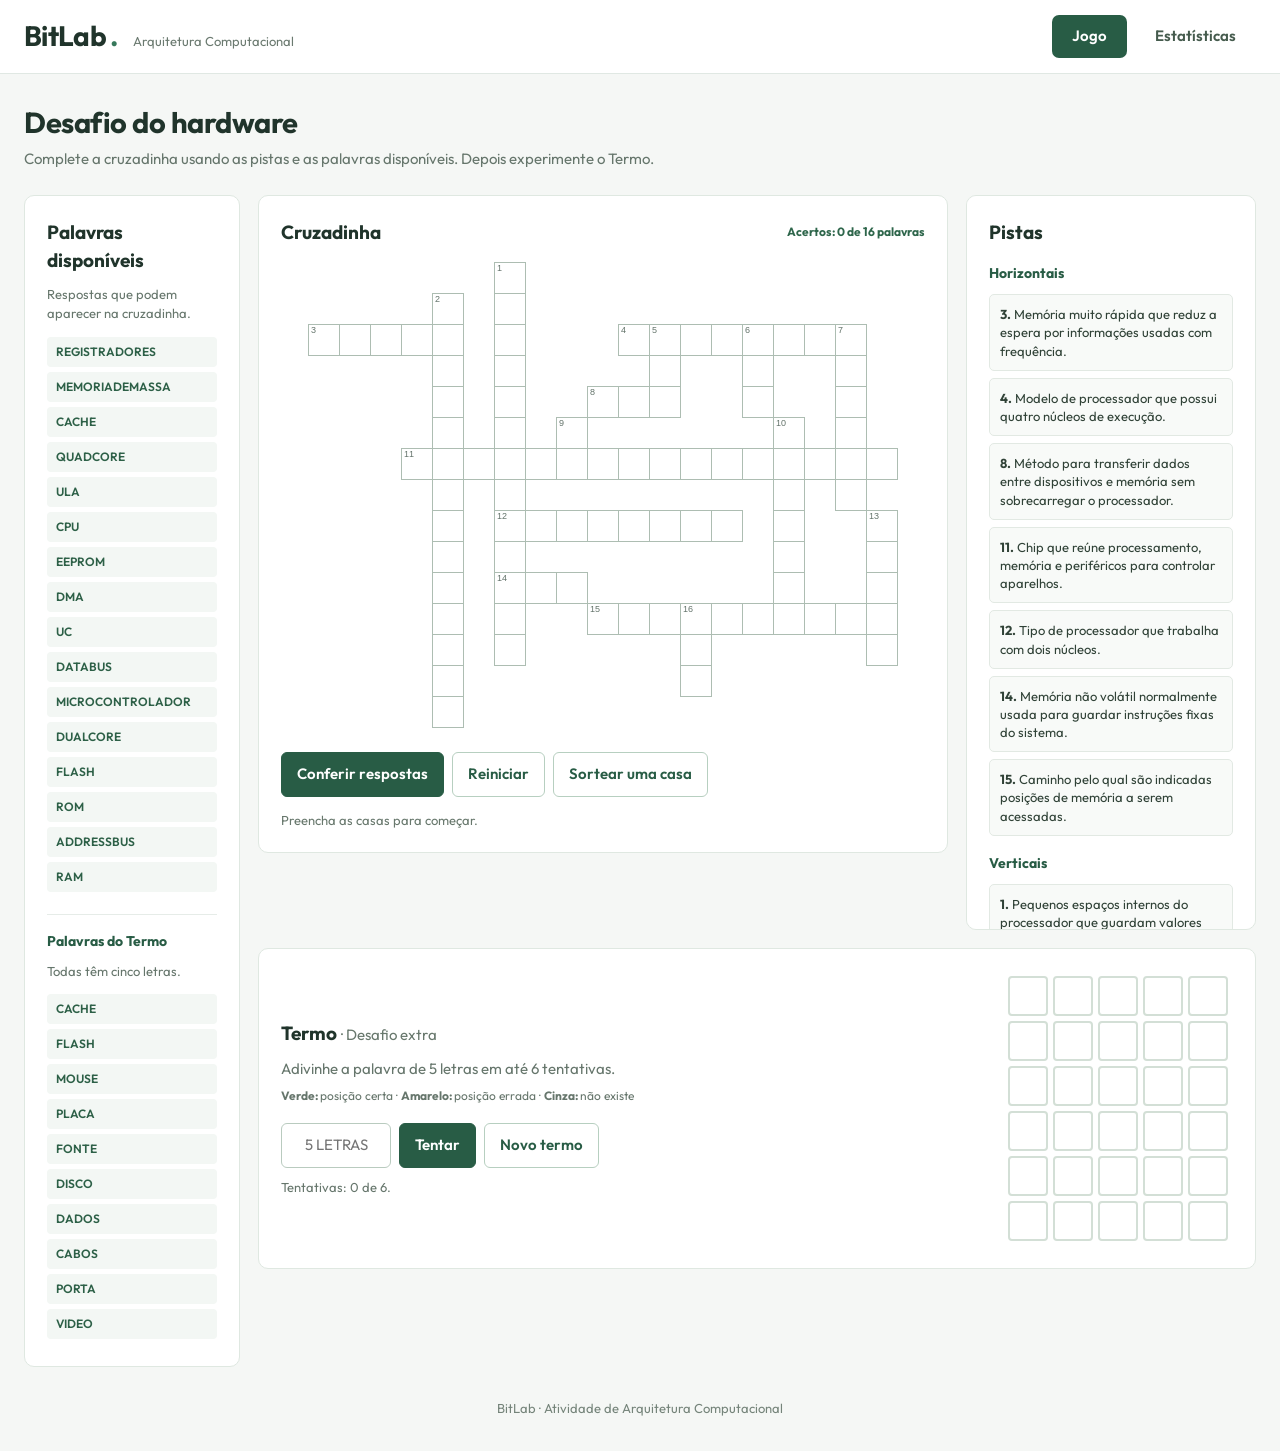
<file: index.html>
<!DOCTYPE html>
<html lang="pt-br">
 <head>
  <meta charset="utf-8"/>
  <meta content="width=device-width, initial-scale=1.0" name="viewport"/>
  <title>
   BitLab | Arquitetura Computacional
  </title>
  <link href="https://fonts.googleapis.com" rel="preconnect"/>
  <link crossorigin="" href="https://fonts.gstatic.com" rel="preconnect"/>
  <link href="https://fonts.googleapis.com/css2?family=Outfit:wght@400;500;600;700;800&amp;display=swap" rel="stylesheet"/>
  <link href="css/style.css" rel="stylesheet"/>
 </head>
 <body>
  <header class="navbar">
   <div class="navbar-conteudo">
    <div class="marca">
     <strong>
      BitLab
      <span>
       .
      </span>
     </strong>
     <small>
      Arquitetura Computacional
     </small>
    </div>
    <nav aria-label="Navegação principal">
     <a class="ativo" href="index.html">
      Jogo
     </a>
     <a href="estatisticas.html">
      Estatísticas
     </a>
    </nav>
   </div>
  </header>
  <main>
   <div class="introducao">
    <h1>
     Desafio do hardware
    </h1>
    <p>
     Complete a cruzadinha usando as pistas e as palavras disponíveis. Depois experimente o Termo.
    </p>
   </div>
   <div class="layout-jogo">
    <aside class="painel lista-lateral">
     <h2>
      Palavras disponíveis
     </h2>
     <p>
      Respostas que podem aparecer na cruzadinha.
     </p>
     <div id="palavras">
     </div>
     <h3>
      Palavras do Termo
     </h3>
     <p>
      Todas têm cinco letras.
     </p>
     <div id="palavras_termo">
     </div>
    </aside>
    <div class="conteudo-principal">
     <div class="jogo">
      <section class="painel tabuleiro-painel">
       <div class="titulo-tabuleiro">
        <h2>
         Cruzadinha
        </h2>
        <p id="contador">
         Acertos: 0 de 16 palavras
        </p>
       </div>
       <div class="area-tabuleiro">
        <div id="tabuleiro">
        </div>
       </div>
       <div class="botoes">
        <button onclick="conferir()">
         Conferir respostas
        </button>
        <button class="botao-secundario" onclick="iniciar()">
         Reiniciar
        </button>
        <button class="botao-secundario" onclick="sortearCasa()">
         Sortear uma casa
        </button>
       </div>
       <p id="aviso">
        Preencha as casas para começar.
       </p>
      </section>
      <section class="painel pistas">
       <h2>
        Pistas
       </h2>
       <h3>
        Horizontais
       </h3>
       <div id="horizontais">
       </div>
       <h3>
        Verticais
       </h3>
       <div id="verticais">
       </div>
      </section>
     </div>
     <section class="painel jogo-termo">
      <div>
       <h2>
        Termo
        <span>
         · Desafio extra
        </span>
       </h2>
       <p>
        Adivinhe a palavra de 5 letras em até 6 tentativas.
       </p>
       <p class="legenda-termo">
        <b>
         Verde:
        </b>
        posição certa ·
        <b>
         Amarelo:
        </b>
        posição errada ·
        <b>
         Cinza:
        </b>
        não existe
       </p>
       <div class="entrada-termo">
        <input aria-label="Digite uma palavra com cinco letras" autocomplete="off" id="ipt_termo" maxlength="5" onkeydown="if (event.key == 'Enter') tentarTermo()" placeholder="5 letras" type="text"/>
        <button onclick="tentarTermo()">
         Tentar
        </button>
        <button class="botao-secundario" onclick="iniciarTermo()">
         Novo termo
        </button>
       </div>
       <p id="aviso_termo">
        Você tem 6 tentativas.
       </p>
      </div>
      <div id="termo">
      </div>
     </section>
    </div>
   </div>
   <footer>
    BitLab · Atividade de Arquitetura Computacional
   </footer>
  </main>
  <script src="javascript/script.js"></script>
 </body>
</html>
</file>
<file: css/style.css>
* { box-sizing: border-box; }
body {
    margin: 0;
    background: #f5f7f5;
    color: #20342b;
    font-family: 'Outfit', 'Segoe UI', sans-serif;
    font-size: 15px;
    line-height: 1.5;
}
.navbar { background: white; border-bottom: 1px solid #e0e8e3; }
.navbar-conteudo {
    max-width: 1390px;
    min-width: 1190px;
    padding: 15px 24px;
    margin: auto;
    display: flex;
    justify-content: space-between;
    align-items: center;
}
.marca { display: flex; align-items: baseline; gap: 16px; }
.marca strong { font-size: 28px; line-height: 1.1; letter-spacing: -0.7px; }
.marca strong span { color: #36785b; }
.marca small { color: #6b7a70; font-size: 13px; }
nav { display: flex; gap: 8px; }
nav a {
    border: 0;
    border-radius: 7px;
    padding: 10px 20px;
    background: transparent;
    color: #455b4d;
    font-weight: 600;
}
nav a:hover { background: #edf4ef; }
main { max-width: 1390px; min-width: 1190px; margin: 32px auto; padding: 0 24px; }
h1, h2, h3, p { margin-top: 0; }
h1 { font-size: 29px; line-height: 1.2; margin-bottom: 8px; letter-spacing: -0.5px; }
h2 { font-size: 19px; margin-bottom: 10px; }
h3 { font-size: 14px; margin: 22px 0 10px; color: #285c45; }
.introducao { margin-bottom: 24px; }
.introducao p { color: #66766c; margin-bottom: 0; }
.painel { background: white; border: 1px solid #dfe8e1; border-radius: 10px; padding: 22px; }
.layout-jogo { display: grid; grid-template-columns: 216px minmax(0, 1fr); gap: 18px; align-items: start; }
.conteudo-principal { min-width: 0; }
.jogo { display: grid; grid-template-columns: minmax(605px, 1fr) 290px; gap: 18px; align-items: start; }
.lista-lateral p { font-size: 13px; color: #66766c; margin-bottom: 13px; }
.lista-lateral h3 { padding-top: 16px; border-top: 1px solid #e6ece8; }
.palavra-disponivel {
    display: block;
    padding: 6px 9px;
    margin-bottom: 5px;
    background: #f3f7f4;
    color: #2d6047;
    border-radius: 4px;
    font-size: 12px;
    font-weight: 600;
    overflow-wrap: anywhere;
}
.titulo-tabuleiro { display: flex; align-items: center; justify-content: space-between; gap: 8px; }
#contador { color: #2e664b; font-size: 12px; font-weight: 700; margin: 0 0 10px; }
.area-tabuleiro { overflow-x: auto; padding: 6px 0; }
.tabuleiro { border-collapse: collapse; margin: auto; }
.tabuleiro td { width: 30px; height: 30px; padding: 0; }
.casa { position: relative; background: white; border: 1px solid #adbdb2; }
.vazia { border: 0; }
.numero { position: absolute; top: 1px; left: 2px; font: 9px Arial, sans-serif; color: #63736a; line-height: 1; }
.letra {
    display: block;
    width: 30px;
    height: 30px;
    border: 0;
    padding: 8px 0 0;
    background: transparent;
    font: bold 16px 'Outfit', sans-serif;
    text-align: center;
    text-transform: uppercase;
    color: #20342b;
}
button { cursor: pointer; font: inherit; }
button:focus-visible, input:focus-visible { outline: 2px solid #438b66; outline-offset: 2px; }
.botoes, .entrada-termo { display: flex; align-items: center; gap: 8px; margin-top: 18px; }
.botoes button, .entrada-termo button {
    padding: 10px 15px;
    background: #285c45;
    border: 1px solid #285c45;
    color: white;
    border-radius: 6px;
    font-weight: 600;
}
.botoes button:hover, .entrada-termo button:hover { background: #1d4633; }
.botoes .botao-secundario, .entrada-termo .botao-secundario { color: #285c45; background: white; border-color: #b7cfc0; }
.botoes .botao-secundario:hover, .entrada-termo .botao-secundario:hover { background: #edf4ef; }
#aviso { margin: 14px 0 0; color: #68786d; font-size: 13px; }
.pistas { max-height: 735px; overflow-y: auto; }
.pistas h3 { margin-top: 17px; }
.pista {
    display: block;
    width: 100%;
    margin-bottom: 7px;
    padding: 10px;
    background: #f8faf8;
    color: #304237;
    border: 1px solid #e2e9e3;
    border-radius: 5px;
    text-align: left;
    line-height: 1.4;
    font-size: 13px;
}
.resultado { font-weight: 700; color: #2d684a; }
.jogo-termo { margin-top: 18px; display: flex; justify-content: space-between; align-items: center; gap: 30px; }
.jogo-termo h2 span { font-weight: 400; font-size: 15px; color: #68786d; }
.jogo-termo p { color: #66766c; margin-bottom: 7px; }
.jogo-termo .legenda-termo { font-size: 12px; }
.entrada-termo { flex-wrap: wrap; }
.entrada-termo input {
    width: 110px;
    padding: 10px;
    text-transform: uppercase;
    text-align: center;
    border: 1px solid #b9cbbf;
    border-radius: 6px;
    font: inherit;
}
#aviso_termo { font-size: 13px; margin: 10px 0 0; }
.grade-termo { margin: auto; border-spacing: 5px; }
.quadrado-termo { width: 40px; height: 40px; text-align: center; border: 2px solid #d3dfd6; border-radius: 4px; font-size: 21px; font-weight: bold; }
.resumo-stats { display: grid; grid-template-columns: repeat(4, 1fr); gap: 16px; margin-bottom: 20px; }
.dado-stat { background: white; border: 1px solid #dfe8e1; border-radius: 10px; padding: 22px; }
.dado-stat span { display: block; color: #66766c; font-size: 14px; }
.dado-stat strong { display: block; color: #285c45; font-size: 34px; line-height: 1.2; margin-top: 8px; }
.painel-grafico h2 { margin-bottom: 5px; }
.painel-grafico > p { color: #66766c; }
.area-grafico { max-width: 950px; height: 320px; margin: 20px auto; }
.area-grafico canvas { width: 100% !important; height: 100% !important; }
#aviso_grafico { font-size: 13px; margin: 0; }
footer { margin: 32px auto 24px; text-align: center; color: #75847a; font-size: 13px; }

.painel-nivel { margin-bottom: 20px; }
.nivel-topo { display: flex; justify-content: space-between; align-items: center; gap: 24px; margin-bottom: 14px; }
.rotulo-nivel { font-size: 13px; color: #66766c; margin: 0 0 3px; }
.painel-nivel h2 { font-size: 24px; margin: 0; }
.numero-xp { text-align: right; }
.numero-xp strong { display: block; color: #285c45; font-size: 25px; line-height: 1.2; }
.numero-xp span { color: #52695a; font-size: 13px; }
.barra-progresso { width: 100%; height: 12px; background: #e7efe9; border-radius: 10px; overflow: hidden; }
.barra-progresso div { height: 100%; width: 0; background: #367b54; border-radius: 10px; }
.explicacao-xp { margin: 12px 0 0; color: #52695a; font-size: 13px; }
.dado-stat small { display: block; color: #65766b; font-size: 12px; margin-top: 4px; }
.stats-detalhes { display: grid; grid-template-columns: 1.5fr 1fr; gap: 18px; align-items: stretch; }
.painel-missao h2 { margin-bottom: 18px; }
.painel-missao strong { display: block; font-size: 19px; margin-bottom: 10px; }
#stat_meta_contador { font-size: 13px; font-weight: 600; color: #285c45; margin-bottom: 8px; }
.barra-meta { height: 9px; }
.painel-missao h3 { margin-top: 28px; font-size: 16px; color: #20342b; }
#stat_resumo { color: #52695a; line-height: 1.9; }
.aviso-salvo { color: #66766c; font-size: 12px; margin-top: 18px; }
.botao-limpar { border: 1px solid #b7cfc0; background: white; padding: 9px 12px; color: #285c45; border-radius: 6px; font-size: 13px; }
.botao-limpar:hover { background: #edf4ef; }

nav a { display: inline-block; text-decoration: none; }
nav a.ativo, nav a.ativo:hover { background: #285c45; color: white; }
nav a:focus-visible { outline: 2px solid #438b66; outline-offset: 2px; }
.quadrado-termo.verde { background: #558f63; border-color: #558f63; color: white; }
.quadrado-termo.amarelo { background: #b69a38; border-color: #b69a38; color: white; }
.quadrado-termo.cinza { background: #727e75; border-color: #727e75; color: white; }
</file>
